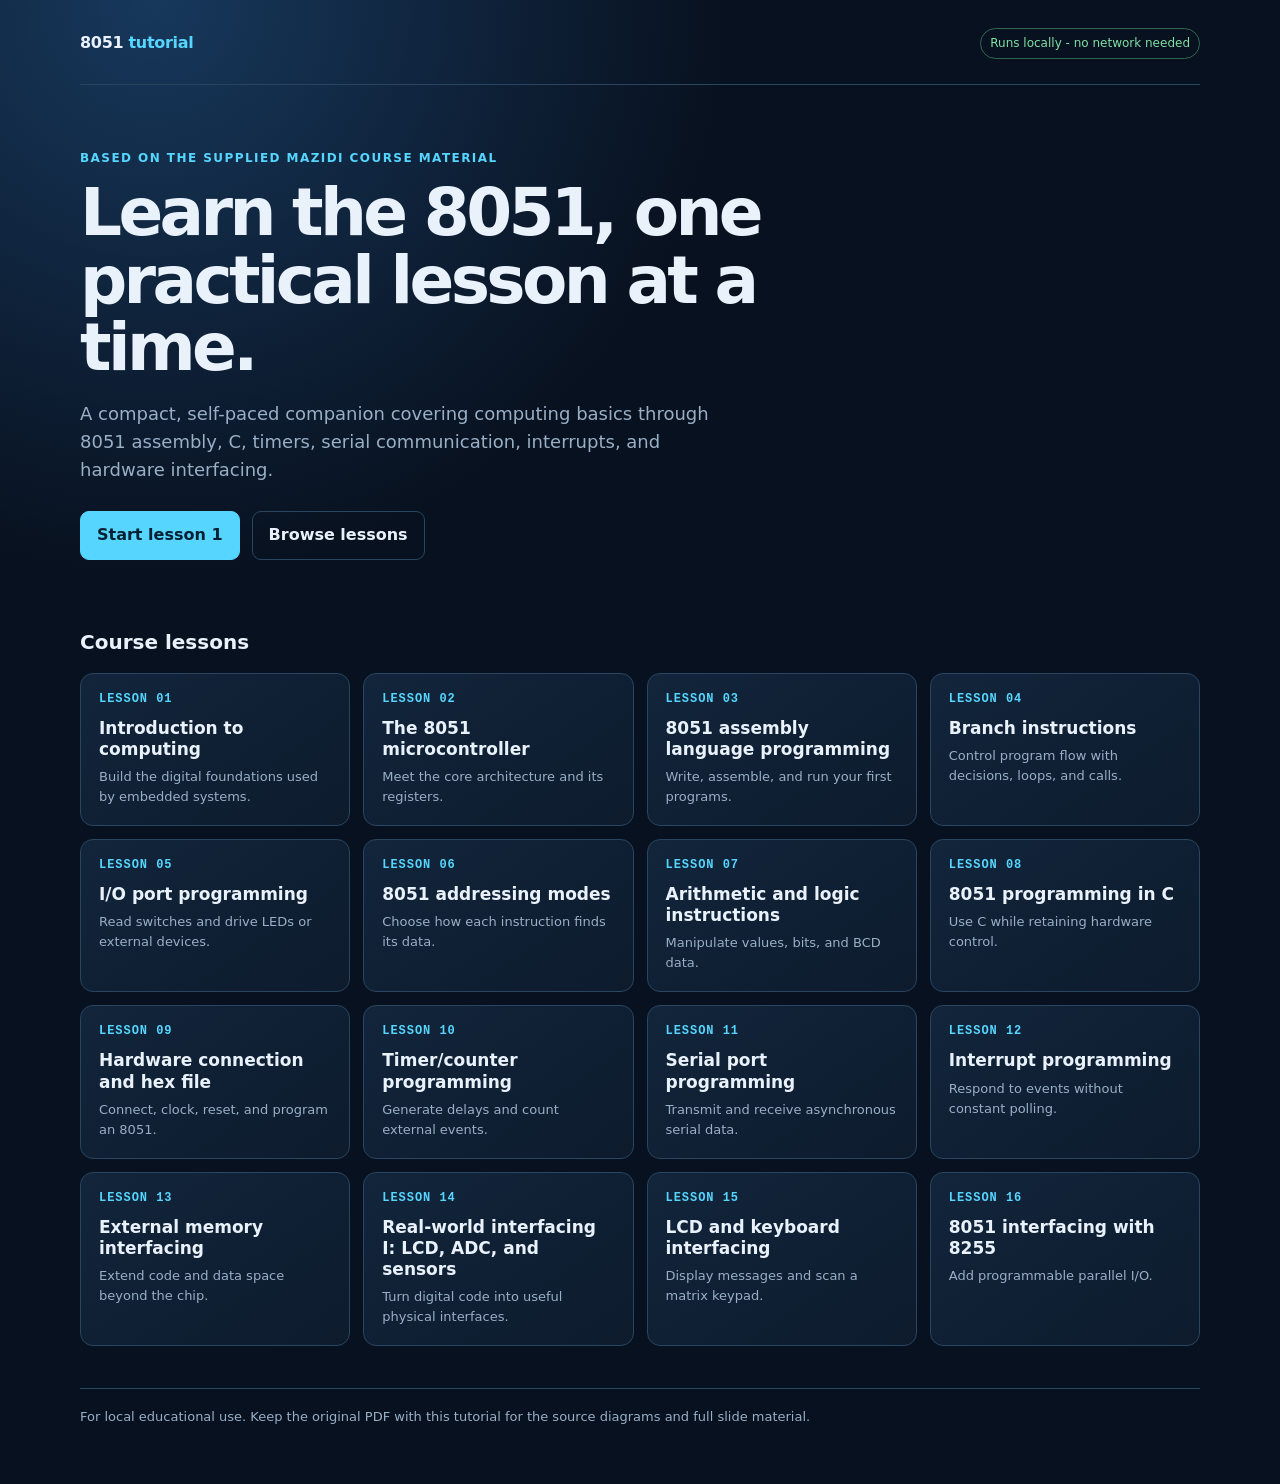
<file: tutorial-web-app/index.html>
<!doctype html><html lang="en"><head><meta charset="utf-8"><meta name="viewport" content="width=device-width,initial-scale=1"><title>8051 Tutorial</title><link rel="stylesheet" href="styles.css"></head><body><div class="shell"><header class="topbar"><a class="brand" href="index.html">8051 <span>tutorial</span></a><span class="local">Runs locally - no network needed</span></header><main><section class="hero"><div class="kicker">Based on the supplied Mazidi course material</div><h1>Learn the 8051, one practical lesson at a time.</h1><p>A compact, self-paced companion covering computing basics through 8051 assembly, C, timers, serial communication, interrupts, and hardware interfacing.</p><div class="actions"><a class="button primary" href="lesson.html?lesson=0">Start lesson 1</a><a class="button" href="#lessons">Browse lessons</a></div></section><section id="lessons"><h2 class="section-title">Course lessons</h2><div class="chapters" id="chapter-list"></div></section></main><footer class="footer">For local educational use. Keep the original PDF with this tutorial for the source diagrams and full slide material.</footer></div><script src="lessons.js"></script><script>document.getElementById('chapter-list').innerHTML=lessons.map((x,i)=>`<a class="chapter" href="lesson.html?lesson=${i}"><span class="number">LESSON ${String(i+1).padStart(2,'0')}</span><h2>${x.title}</h2><p>${x.tag}</p></a>`).join('')</script></body></html>
</file>
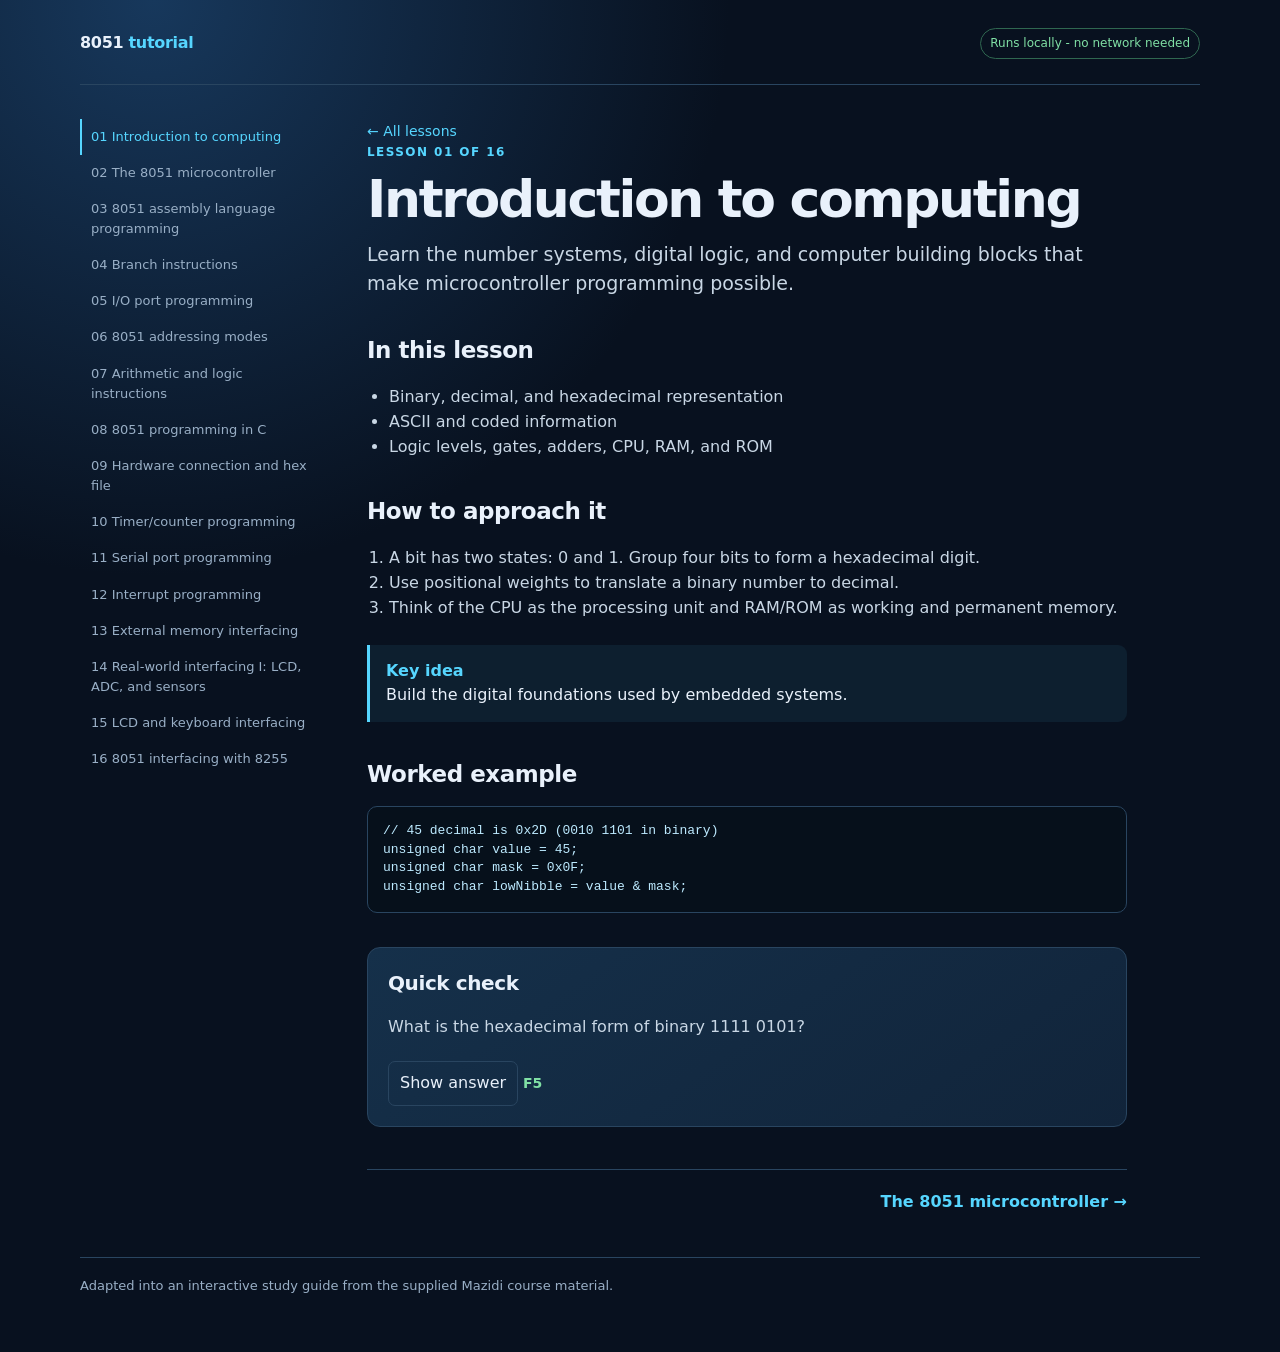
<file: tutorial-web-app/lesson.html>
<!doctype html><html lang="en"><head><meta charset="utf-8"><meta name="viewport" content="width=device-width,initial-scale=1"><title>8051 Tutorial</title><link rel="stylesheet" href="styles.css"></head><body><div class="shell"><header class="topbar"><a class="brand" href="index.html">8051 <span>tutorial</span></a><span class="local">Runs locally - no network needed</span></header><div id="lesson-app"></div><footer class="footer">Adapted into an interactive study guide from the supplied Mazidi course material.</footer></div><script src="lessons.js"></script><script>renderLesson()</script></body></html>
</file>
<file: tutorial-web-app/styles.css>
:root{--ink:#e9f1fb;--muted:#99afc6;--canvas:#08111f;--panel:#101f33;--line:#294560;--blue:#56d6ff;--gold:#ffbf63;--green:#80e0a5}*{box-sizing:border-box}html{scroll-behavior:smooth}body{margin:0;background:radial-gradient(circle at 12% 0,#17385c 0,transparent 36rem),var(--canvas);color:var(--ink);font:16px/1.55 Inter,ui-sans-serif,system-ui,-apple-system,"Segoe UI",sans-serif}a{color:inherit;text-decoration:none}.shell{max-width:1160px;margin:auto;padding:28px 20px 56px}.topbar{display:flex;gap:18px;align-items:center;justify-content:space-between;padding:0 0 25px;border-bottom:1px solid var(--line)}.brand{font-weight:800;letter-spacing:-.02em}.brand span{color:var(--blue)}.local{font-size:12px;color:var(--green);border:1px solid #2f6750;border-radius:99px;padding:5px 9px}.hero{padding:64px 0 45px;max-width:780px}.kicker{font-size:12px;color:var(--blue);font-weight:800;letter-spacing:.12em;text-transform:uppercase}.hero h1{font-size:clamp(37px,6vw,66px);line-height:1.02;letter-spacing:-.055em;margin:12px 0 19px}.hero p{font-size:18px;color:var(--muted);max-width:650px}.actions{display:flex;gap:12px;margin-top:27px;flex-wrap:wrap}.button{display:inline-block;padding:11px 16px;border-radius:9px;border:1px solid var(--line);font-weight:750}.button.primary{background:var(--blue);color:#052032;border-color:var(--blue)}.section-title{font-size:20px;margin:22px 0 15px}.chapters{display:grid;grid-template-columns:repeat(auto-fit,minmax(235px,1fr));gap:13px}.chapter{background:linear-gradient(145deg,#12253b,#0d1b2d);border:1px solid var(--line);padding:18px;border-radius:13px;min-height:142px;display:flex;flex-direction:column;transition:transform .15s,border-color .15s}.chapter:hover{transform:translateY(-3px);border-color:var(--blue)}.number{font:700 12px ui-monospace,monospace;color:var(--blue);letter-spacing:.08em}.chapter h2{font-size:17px;line-height:1.24;margin:12px 0 7px}.chapter p{font-size:13px;color:var(--muted);margin:0}.footer{border-top:1px solid var(--line);margin-top:42px;padding-top:18px;color:var(--muted);font-size:13px}.lesson-layout{display:grid;grid-template-columns:245px minmax(0,1fr);gap:42px;padding-top:34px}.toc{position:sticky;top:20px;align-self:start}.toc a{display:block;padding:8px 9px;color:var(--muted);border-left:2px solid transparent;font-size:13px}.toc a:hover,.toc a.current{color:var(--blue);border-left-color:var(--blue)}.back{color:var(--blue);font-size:14px}.lesson article{max-width:760px}.lesson h1{font-size:clamp(32px,5vw,52px);line-height:1.05;letter-spacing:-.045em;margin:10px 0 13px}.summary{font-size:19px;color:var(--muted);margin:0 0 28px}.lesson h2{font-size:23px;letter-spacing:-.02em;margin:35px 0 10px}.lesson h3{font-size:16px;margin:23px 0 7px;color:var(--gold)}.lesson p,.lesson li{color:#c9d7e5}.lesson ul,.lesson ol{padding-left:22px}.callout{border-left:3px solid var(--blue);background:rgba(86,214,255,.07);padding:14px 16px;margin:24px 0;border-radius:0 9px 9px 0}.callout strong{color:var(--blue)}pre{overflow:auto;background:#06101b;border:1px solid var(--line);padding:15px;border-radius:10px;color:#bdeaff;font-size:13px;line-height:1.45}.quiz{background:linear-gradient(145deg,#15304a,#11243a);border:1px solid var(--line);padding:20px;border-radius:13px;margin-top:34px}.quiz h2{margin:0 0 8px;font-size:20px}.quiz button{cursor:pointer;background:transparent;color:var(--ink);border:1px solid var(--line);border-radius:7px;padding:9px 11px;margin:5px 5px 0 0;font:inherit}.quiz button:hover{border-color:var(--blue)}.feedback{display:inline-block;margin:9px 0 0;color:var(--green);font-weight:700;font-size:14px}.pager{display:flex;justify-content:space-between;gap:12px;border-top:1px solid var(--line);margin-top:42px;padding-top:20px}.pager a{color:var(--blue);font-weight:700}@media(max-width:760px){.lesson-layout{display:block}.toc{position:static;display:flex;overflow:auto;gap:2px;margin-bottom:26px;padding-bottom:7px}.toc a{white-space:nowrap;border-left:0;border-bottom:2px solid transparent}.toc a.current{border-bottom-color:var(--blue)}.hero{padding-top:45px}.topbar{padding-bottom:18px}}
</file>
